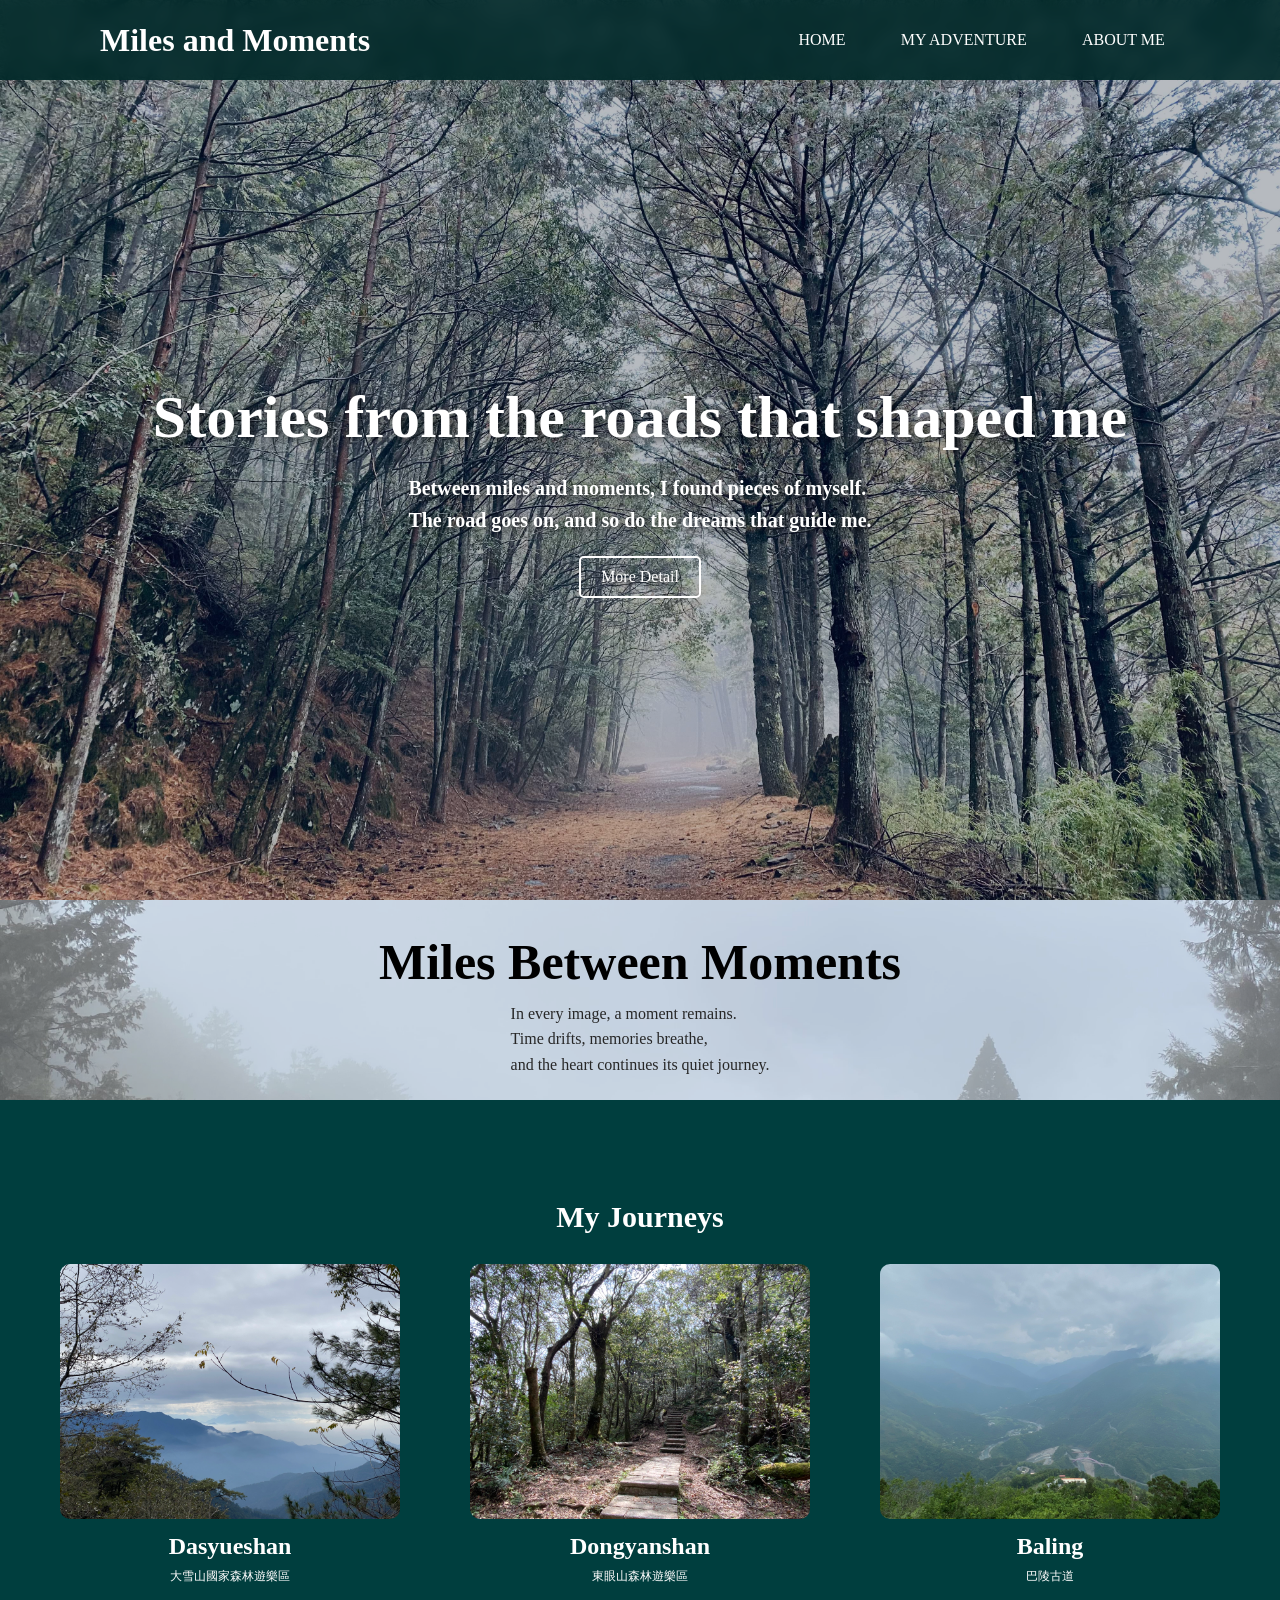
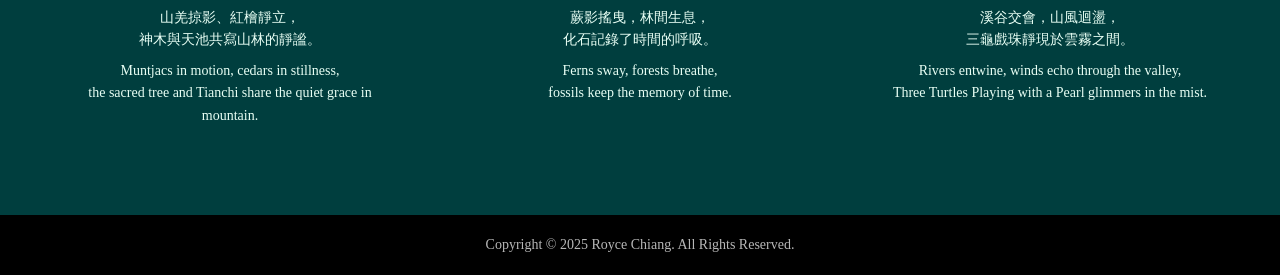
<file: index.html>
<!DOCTYPE html>
<html lang="en">
<head>
    <meta charset="UTF-8">
    <meta name="viewport" content="width=device-width, initial-scale=1.0">
    <title>Miles and Moments</title>
    <link rel="stylesheet" href="style.css">
</head>
<body>
    <header>
    <h1>Miles and Moments</h1>
    <nav>
    <ul>
        <li><a href=index.html>HOME</a></li>
        <li><a href=adventure.html>MY ADVENTURE</a></li>
        <li><a href=about_me.html>ABOUT ME</a></li>
    </ul>
    </nav>
    </header>
    <main>
        <section id="home" class="hero">
        <h2><strong>Stories from the roads that shaped me</strong></h2>
        <p><strong>
            Between miles and moments, I found pieces of myself.<br>
            The road goes on, and so do the dreams that guide me.
        </strong></p>
        <a href="#gallery" class="more-detail">More Detail</a>
        </section>

        <section class="intro">
            <h2><strong>Miles Between Moments</strong></h2>
            <p>In every image, a moment remains.<br>
            Time drifts, memories breathe,<br>
            and the heart continues its quiet journey.</p>
        </section>

        <section id="gallery" class="gallery">
        <h2>My Journeys</h2>
        <div class="gallery-container">
            <div>
                <img src="image\2025-01-Dasyueshan\IMG_0025.jpg" alt="Dasyueshan">
                <h3><strong>Dasyueshan <span class="gallery-subtitle">大雪山國家森林遊樂區</span></strong></h3>
                <p>山羌掠影、紅檜靜立，<br>神木與天池共寫山林的靜謐。</p>
                <p>Muntjacs in motion, cedars in stillness, <br>
                the sacred tree and Tianchi share the quiet grace in mountain.</p>
            </div>

            <div>
                <img src="image\2025-04-Dongyanshan\IMG_0519.jpg" alt="Dongyanshan">
                <h3><strong>Dongyanshan <span class="gallery-subtitle">東眼山森林遊樂區</span></strong></h3>
                <p>蕨影搖曳，林間生息，<br>化石記錄了時間的呼吸。</p>
                <p>Ferns sway, forests breathe,<br>
                fossils keep the memory of time.</p>
            </div>

            <div>
                <img src="image\2025-05-Baling\IMG_0766.jpg" alt="Baling">
                <h3><strong>Baling <span class="gallery-subtitle">巴陵古道</span></strong></h3>
                <p>溪谷交會，山風迴盪，<br>三龜戲珠靜現於雲霧之間。</p>
                <p>Rivers entwine, winds echo through the valley,<br>
                Three Turtles Playing with a Pearl glimmers in the mist.</p>
            </div>
        </div>
        </section>
    </main>
    <footer>
        <p>Copyright © 2025 Royce Chiang. All Rights Reserved.</p>
    </footer>
</body>
</html>
</file>
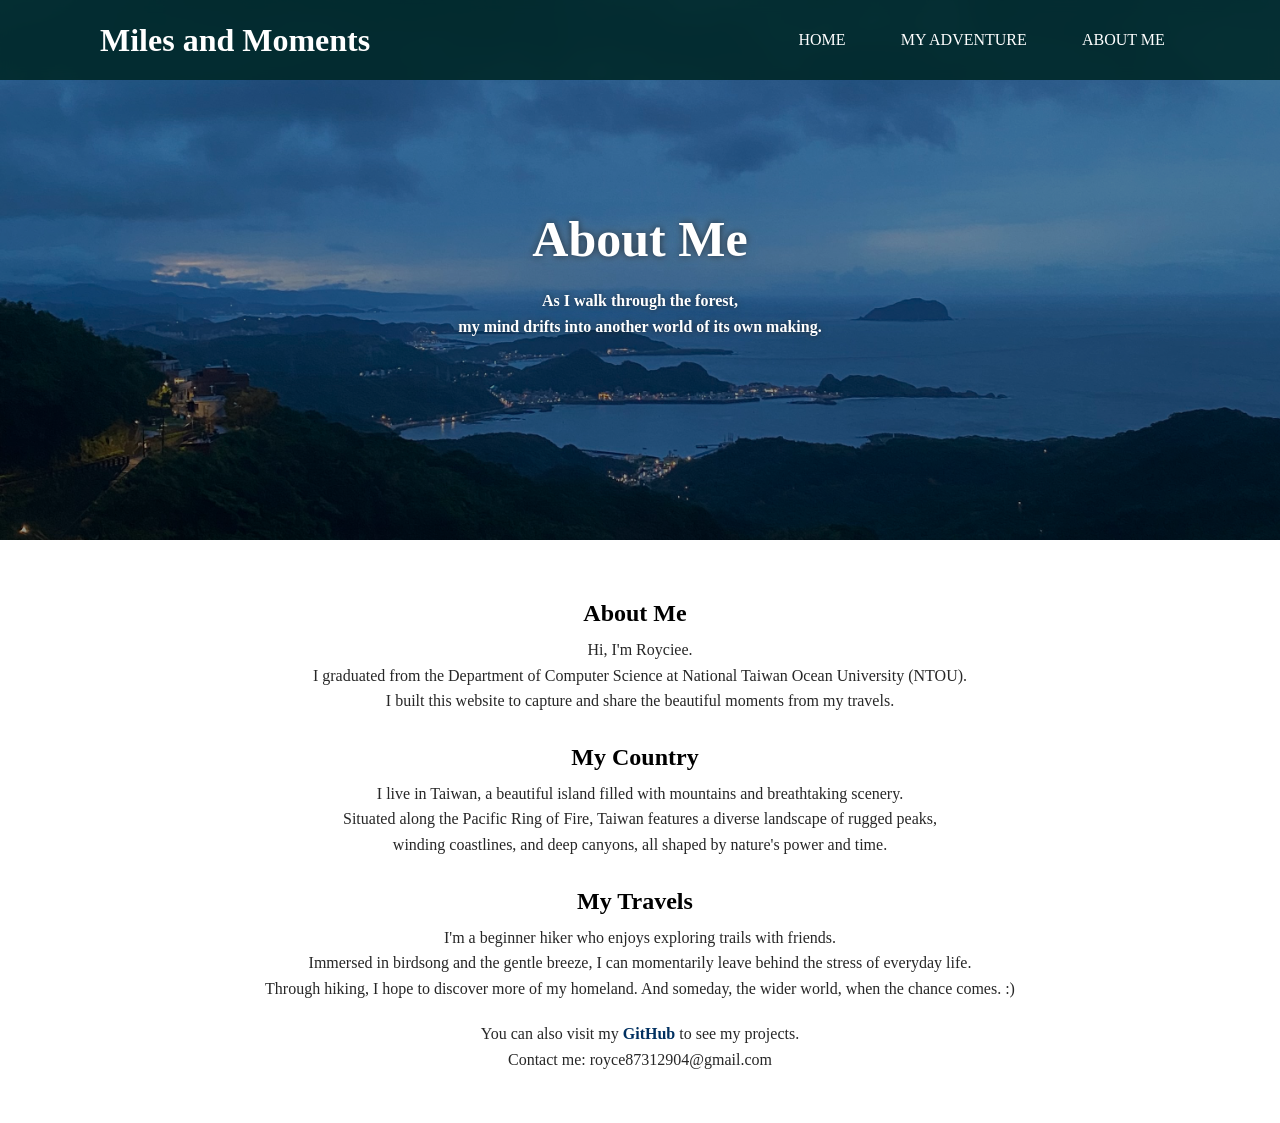
<file: about_me.html>
<!DOCTYPE html>
<html lang="en">
<head>
    <meta charset="UTF-8">
    <meta name="viewport" content="width=device-width, initial-scale=1.0">
    <title>Miles and Moments</title>
    <link rel="stylesheet" href="style.css">
</head>
<body>
    <header>
    <h1>Miles and Moments</h1>
    <nav>
    <ul>
        <li><a href=index.html>HOME</a></li>
        <li><a href=adventure.html>MY ADVENTURE</a></li>
        <li><a href=about_me.html>ABOUT ME</a></li>
    </ul>
    </nav>
    </header>
    <main>
        <section class="adventure-hero">
        <h2><strong>About Me</strong></h2>
        <p><strong>
        As I walk through the forest,<br>
        my mind drifts into another world of its own making.
        </strong></p>
        </section>

        <section class="about-me-intro">
        <h3>About Me</h3>
        <p>Hi, I'm Royciee.<br>
        I graduated from the Department of Computer Science at National Taiwan Ocean University (NTOU).<br>
        I built this website to capture and share the beautiful moments from my travels.</p>

        <h3>My Country</h3>
        <p>I live in Taiwan, a beautiful island filled with mountains and breathtaking scenery.<br>
        Situated along the Pacific Ring of Fire, Taiwan features a diverse landscape of rugged peaks,<br>
        winding coastlines, and deep canyons, all shaped by nature's power and time.</p>

        <h3>My Travels</h3>
        <p>I'm a beginner hiker who enjoys exploring trails with friends.<br>
        Immersed in birdsong and the gentle breeze, I can momentarily leave behind the stress of everyday life.<br>
        Through hiking, I hope to discover more of my homeland. And someday, the wider world, when the chance comes. :)</p>

        <p class="github-link">
        You can also visit my <a href="https://github.com/k8731" target="_blank">GitHub</a> to see my projects.<br>
        Contact me: royce87312904@gmail.com
        </p>
        </section>
    </main>
</body>
</html>
</file>
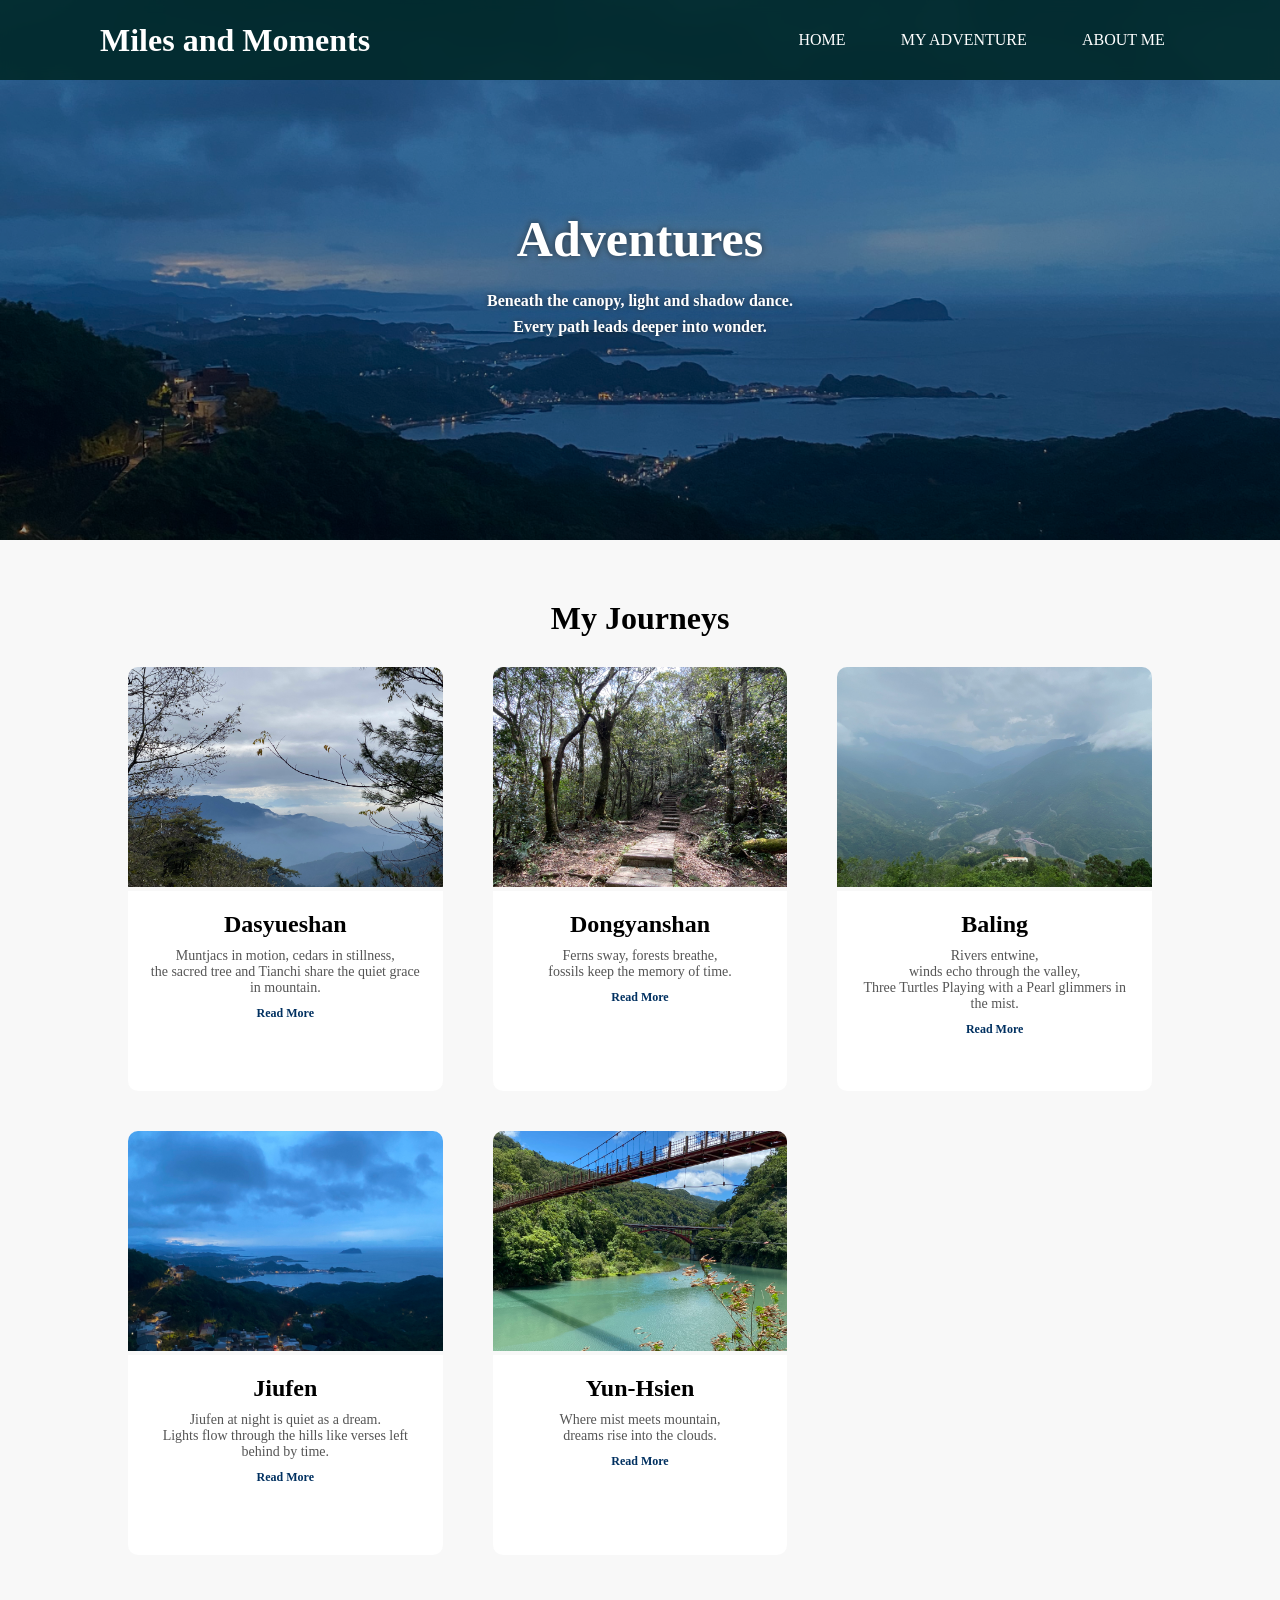
<file: adventure.html>
<!DOCTYPE html>
<html lang="en">
<head>
    <meta charset="UTF-8">
    <meta name="viewport" content="width=device-width, initial-scale=1.0">
    <title>Miles and Moments</title>
    <link rel="stylesheet" href="style.css">
</head>
<body>
    <header>
    <h1>Miles and Moments</h1>
    <nav>
    <ul>
        <li><a href=index.html>HOME</a></li>
        <li><a href=adventure.html>MY ADVENTURE</a></li>
        <li><a href=about_me.html>ABOUT ME</a></li>
    </ul>
    </nav>
    </header>
    <main>
        <section class="adventure-hero", id="adventure-hero">
        <div class="bg-layer" id="bg1"></div>
        <div class="bg-layer" id="bg2"></div>
        <h2><strong>Adventures</strong></h2>
        <p><strong>
        Beneath the canopy, light and shadow dance.<br>
        Every path leads deeper into wonder.
        </strong></p>
        </section>

        <script>
        const hero = document.getElementById("adventure-hero");
        const images = [
        "image/2025-07-Jiufen-Wulai/IMG_1276.jpg",
        "image/2025-07-Jiufen-Wulai/IMG_1334.jpg",
        "image/2025-07-Jiufen-Wulai/IMG_1338.jpg",
        "image/NTOU/IMG_1942.jpg",
        "image/NTOU/IMG_8202.jpg",
        "image/2025-01-Dasyueshan/IMG_9898.jpg",
        "image/2025-01-Dasyueshan/IMG_9907.jpg",
        "image/2025-01-Dasyueshan/IMG_9917.jpg"
        ];

        const bg1 = document.getElementById("bg1");
        const bg2 = document.getElementById("bg2");

        let index = 0;
        let showingBg1 = true;

        bg1.style.backgroundImage = `url(${images[index]})`;

        setInterval(() => {
        index = (index + 1) % images.length;
        const nextImage = `url(${images[index]})`;

        if (showingBg1) {
            bg2.style.backgroundImage = nextImage;
            bg2.style.opacity = 1;
            bg1.style.opacity = 0;
        } else {
            bg1.style.backgroundImage = nextImage;
            bg1.style.opacity = 1;
            bg2.style.opacity = 0;
        }

        showingBg1 = !showingBg1;
        }, 4000);
        </script>

        <section class="adventure-gallery">
        <h2>My Journeys</h2>
        <div class="trip-grid">
            <!-- 1-1 -->
            <div class="trip-card">
                <img src="image/2025-01-Dasyueshan/IMG_0025.jpg" alt="Dasyueshan">
                <div class="trip-info">
                    <h3>Dasyueshan</h3>
                    <p>Muntjacs in motion, cedars in stillness, <br>
                    the sacred tree and Tianchi share the quiet grace in mountain.</p>
                    <a href="dasyueshan.html" class="read-more"><strong>Read More</strong></a>
                </div>
            </div>
            <!-- 1-2 -->
            <div class="trip-card">
                <img src="image\2025-04-Dongyanshan\IMG_0519.jpg" alt="Dongyanshan">
                <div class="trip-info">
                    <h3>Dongyanshan</h3>
                    <p>Ferns sway, forests breathe,<br>
                    fossils keep the memory of time.</p>
                    <a href="dongyanshan.html" class="read-more"><strong>Read More</strong></a>
                </div>
            </div>
            <!-- 1-3 -->
            <div class="trip-card">
                <img src="image\2025-05-Baling\IMG_0766.jpg" alt="Baling">
                <div class="trip-info">
                    <h3>Baling</h3>
                    <p>Rivers entwine, <br>winds echo through the valley,<br>
                    Three Turtles Playing with a Pearl glimmers in the mist.</p>
                    <a href="baling.html" class="read-more"><strong>Read More</strong></a>
                </div>
            </div>
            <!-- 2-1 -->
            <div class="trip-card">
                <img src="image/2025-07-Jiufen-Wulai/IMG_1276.jpg" alt="Jiufen">
                <div class="trip-info">
                    <h3>Jiufen</h3>
                    <p>Jiufen at night is quiet as a dream.<br>
                    Lights flow through the hills like verses left behind by time.</p>
                    <a href="jiufen.html" class="read-more"><strong>Read More</strong></a>
                </div>
            </div>
            <!-- 2-2 -->
            <div class="trip-card">
                <img src="image/2025-07-Jiufen-Wulai/IMG_1316.jpg" alt="Yun-Hsien">
                <div class="trip-info">
                    <h3>Yun-Hsien</h3>
                    <p>Where mist meets mountain,<br>
                    dreams rise into the clouds.</p>
                    <a href="yun-hsien.html" class="read-more"><strong>Read More</strong></a>
                </div>
            </div>

        </div>
        </section>

    </main>
</body>
</html>
</file>
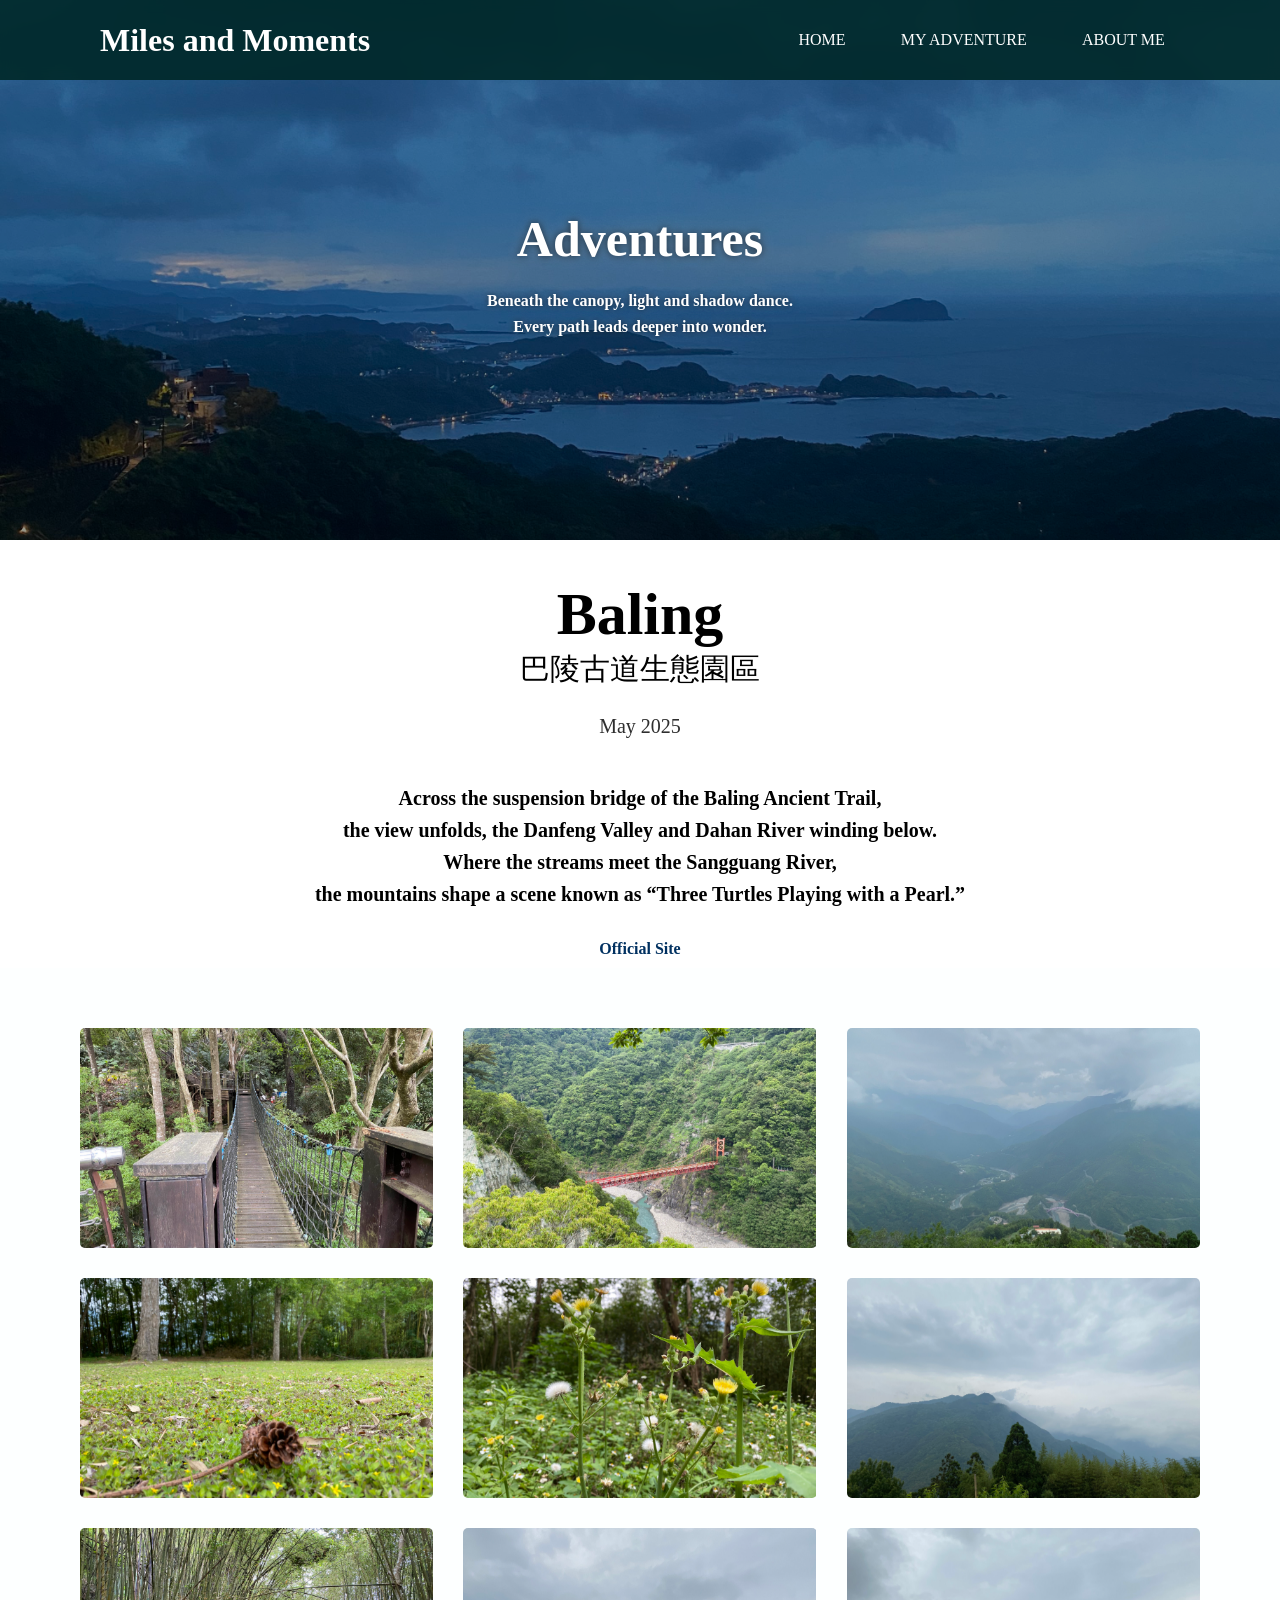
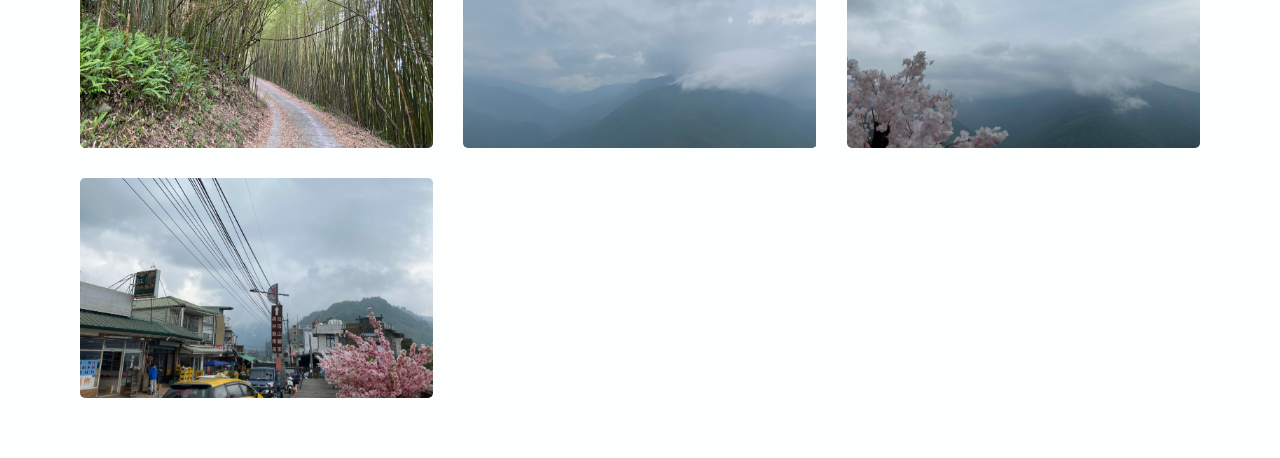
<file: baling.html>
<!DOCTYPE html>
<html lang="en">
<head>
    <meta charset="UTF-8">
    <meta name="viewport" content="width=device-width, initial-scale=1.0">
    <title>Miles and Moments</title>
    <link rel="stylesheet" href="style.css">
</head>
<body>
    <header>
    <h1>Miles and Moments</h1>
    <nav>
    <ul>
        <li><a href=index.html>HOME</a></li>
        <li><a href=adventure.html>MY ADVENTURE</a></li>
        <li><a href=about_me.html>ABOUT ME</a></li>
    </ul>
    </nav>
    </header>
    <main>
        <section class="adventure-hero">
        <h2><strong>Adventures</strong></h2>
        <p><strong>
        Beneath the canopy, light and shadow dance.<br>
        Every path leads deeper into wonder.
        </strong></p>
        </section>

        <section class="trip-intro">
        <h2><strong>Baling <span class="subtitle">巴陵古道生態園區</span></strong></h2>
        <p class="trip-date">May 2025</p>
        <p><strong>
        Across the suspension bridge of the Baling Ancient Trail,<br>
        the view unfolds, the Danfeng Valley and Dahan River winding below.<br>
        Where the streams meet the Sangguang River,<br>
        the mountains shape a scene known as “Three Turtles Playing with a Pearl.”
        </strong></p>
        <a href="https://travel.tycg.gov.tw/zh-tw/travel/attraction/605" class="official-site"><strong>Official Site</strong></a>
        </section>

        <section class="photo-gallery">
            <div class="photo-card">
            <img src="image/2025-05-Baling/IMG_0734.jpg" alt="繩橋">
            <div class="photo-overlay">
                <h3>繩橋</span></h3>
            </div>
            </div>
            <div class="photo-card">
            <img src="image/2025-05-Baling/IMG_0738.jpg" alt="巴陵橋">
            <div class="photo-overlay"><h3>巴陵橋</span></h3></div>
            </div>
            <div class="photo-card">
            <img src="image/2025-05-Baling/IMG_0766.jpg" alt="三龜戲水">
            <div class="photo-overlay"><h3>三龜戲水</span></h3></div>
            </div>
            <div class="photo-card">
            <img src="image/2025-05-Baling/IMG_0741.jpg">
            </div>
            <div class="photo-card">
            <img src="image/2025-05-Baling/IMG_0750.jpg">
            </div>
            <div class="photo-card">
            <img src="image/2025-05-Baling/IMG_0755.jpg">
            </div>
            <div class="photo-card">
            <img src="image/2025-05-Baling/IMG_0761.jpg">
            </div>
            <div class="photo-card">
            <img src="image/2025-05-Baling/IMG_0767.jpg">
            </div>
            <div class="photo-card">
            <img src="image/2025-05-Baling/IMG_0770.jpg">
            </div>
            <div class="photo-card">
            <img src="image/2025-05-Baling/IMG_0774.jpg">
            </div>
        </section>
    </main>
</body>
</html>
</file>
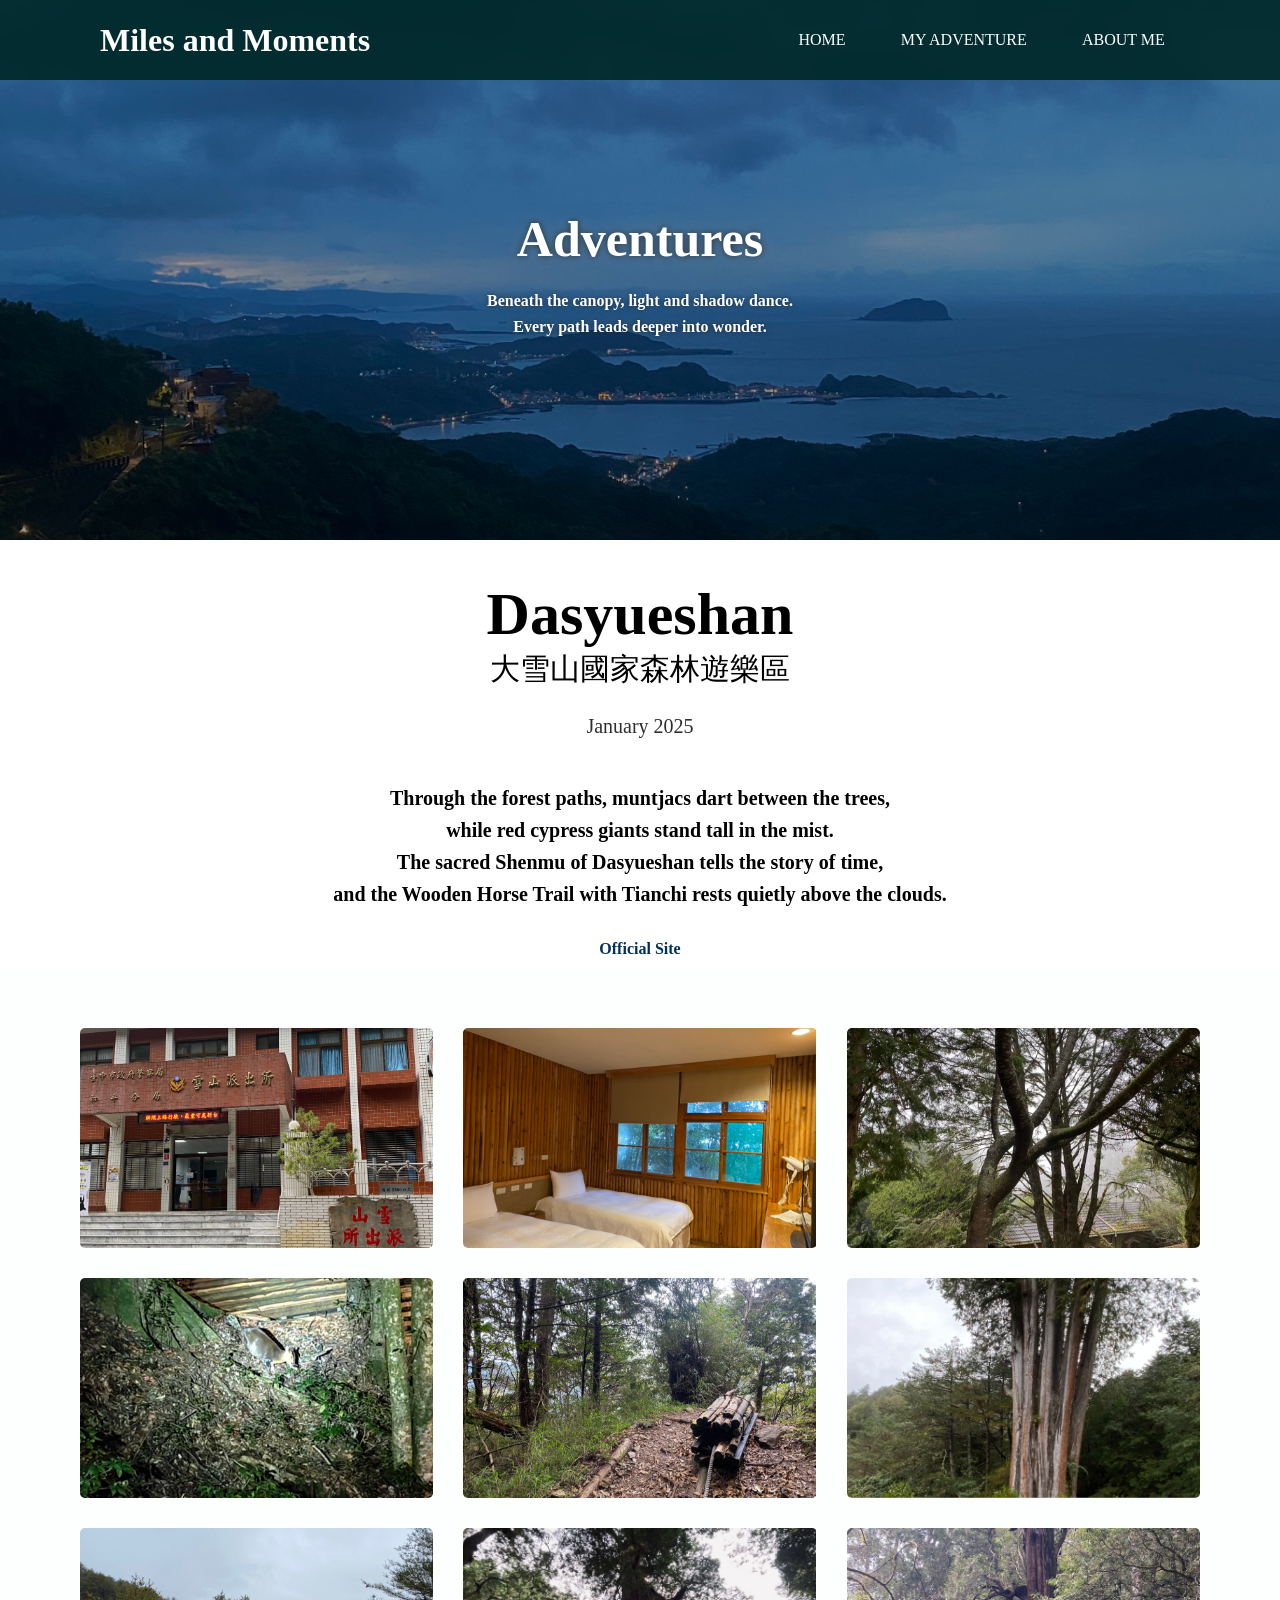
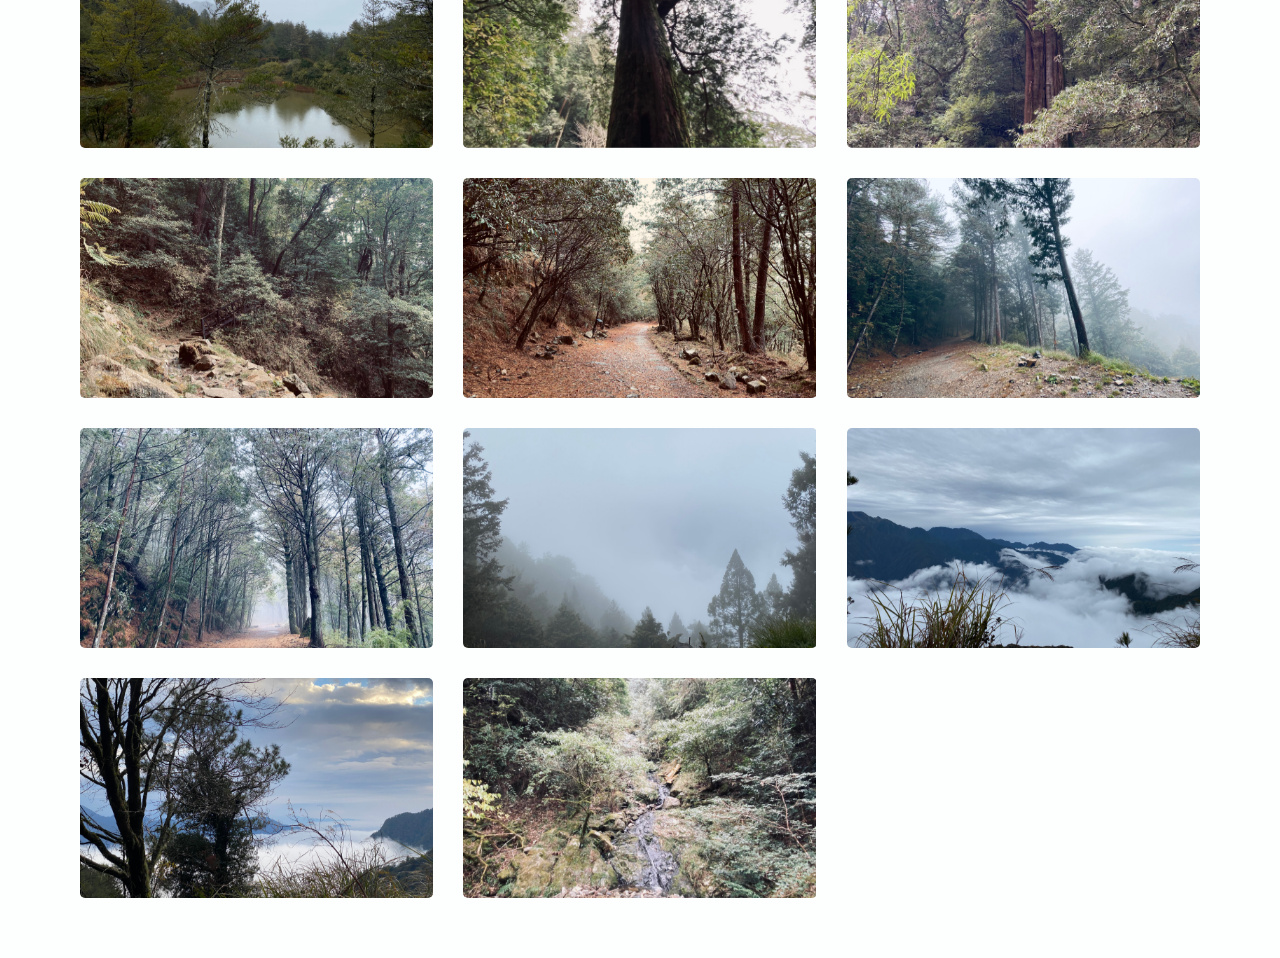
<file: dasyueshan.html>
<!DOCTYPE html>
<html lang="en">
<head>
    <meta charset="UTF-8">
    <meta name="viewport" content="width=device-width, initial-scale=1.0">
    <title>Miles and Moments</title>
    <link rel="stylesheet" href="style.css">
</head>
<body>
    <header>
    <h1>Miles and Moments</h1>
    <nav>
    <ul>
        <li><a href=index.html>HOME</a></li>
        <li><a href=adventure.html>MY ADVENTURE</a></li>
        <li><a href=about_me.html>ABOUT ME</a></li>
    </ul>
    </nav>
    </header>
    <main>
        <section class="adventure-hero">
        <h2><strong>Adventures</strong></h2>
        <p><strong>
        Beneath the canopy, light and shadow dance.<br>
        Every path leads deeper into wonder.
        </strong></p>
        </section>

        <section class="trip-intro">
        <h2><strong>Dasyueshan <span class="subtitle">大雪山國家森林遊樂區</span></strong></h2>
        <p class="trip-date">January 2025</p>
        <p><strong>
        Through the forest paths, muntjacs dart between the trees,<br>
        while red cypress giants stand tall in the mist.<br>
        The sacred Shenmu of Dasyueshan tells the story of time,<br>
        and the Wooden Horse Trail with Tianchi rests quietly above the clouds.
        </strong></p>
        <a href="https://recreation.forest.gov.tw/Forest/RA?typ_id=0300003" class="official-site"><strong>Official Site</strong></a>
        </section>

        <section class="photo-gallery">
            <div class="photo-card">
            <img src="image/2025-01-Dasyueshan/IMG_0009.jpg" alt="雪山派出所">
            <div class="photo-overlay">
                <h3>雪山派出所</span></h3>
            </div>
            </div>
            <div class="photo-card">
            <img src="image/2025-01-Dasyueshan/IMG_0008.jpg" alt="小木屋">
                <div class="photo-overlay">
                    <h3>小木屋</h3>
                </div>
            </div>
            <div class="photo-card">
            <img src="image/2025-01-Dasyueshan/IMG_0038.jpg" alt="小木屋">
                <div class="photo-overlay">
                    <h3>小木屋</h3>
                </div>
            </div>
            <div class="photo-card">
            <img src="image/2025-01-Dasyueshan/IMG_0013.jpg" alt="山羌">
                <div class="photo-overlay">
                    <h3>山羌</h3>
                </div>
            </div>
            <div class="photo-card">
            <img src="image/2025-01-Dasyueshan/IMG_0016.jpg" alt="木馬道">
                <div class="photo-overlay">
                    <h3>木馬道</h3>
                </div>
            </div>
            <div class="photo-card">
            <img src="image/2025-01-Dasyueshan/IMG_9902.jpg" alt="雪山神木">
                <div class="photo-overlay">
                    <h3>雪山神木</h3>
                </div>
            </div>
            <div class="photo-card">
            <img src="image/2025-01-Dasyueshan/IMG_9898.jpg" alt="天池">
                <div class="photo-overlay">
                    <h3>天池</h3>
                </div>
            </div>
            <div class="photo-card">
            <img src="image/2025-01-Dasyueshan/IMG_0032.jpg" alt="森林浴步道小神木">
                <div class="photo-overlay">
                    <h3>森林浴步道小神木</h3>
                </div>
            </div>
            <div class="photo-card">
            <img src="image/2025-01-Dasyueshan/IMG_0033.jpg" alt="森林浴步道小神木">
                <div class="photo-overlay">
                    <h3>森林浴步道小神木</h3>
                </div>
            </div>
            <div class="photo-card">
            <img src="image/2025-01-Dasyueshan/IMG_0034.jpg" alt="森林浴步道">
                <div class="photo-overlay">
                    <h3>森林浴步道</h3>
                </div>
            </div>
            <div class="photo-card">
            <img src="image/2025-01-Dasyueshan/IMG_9904.jpg" alt="林道">
                <div class="photo-overlay">
                    <h3>林道</h3>
                </div>
            </div>
            <div class="photo-card">
            <img src="image/2025-01-Dasyueshan/IMG_9912.jpg" alt="林道">
                <div class="photo-overlay">
                    <h3>林道</h3>
                </div>
            </div>
            <div class="photo-card">
            <img src="image/2025-01-Dasyueshan/IMG_9913.jpg" alt="林道">
                <div class="photo-overlay">
                    <h3>林道</h3>
                </div>
            </div>
            <div class="photo-card">
            <img src="image/2025-01-Dasyueshan/IMG_9911.jpg" alt="北三錐山">
                <div class="photo-overlay">
                    <h3>北三錐山</h3>
                </div>
            </div>
            <div class="photo-card">
            <img src="image/2025-01-Dasyueshan/IMG_9914.jpg" alt="北三錐山">
                <div class="photo-overlay">
                    <h3>北三錐山</h3>
                </div>
            </div>
            <div class="photo-card">
            <img src="image/2025-01-Dasyueshan/IMG_9917.jpg" alt="北三錐山">
                <div class="photo-overlay">
                    <h3>北三錐山</h3>
                </div>
            </div>
            <div class="photo-card">
            <img src="image/2025-01-Dasyueshan/IMG_0027.jpg">
            </div>
        </div>
        </section>



    </main>
</body>
</html>
</file>
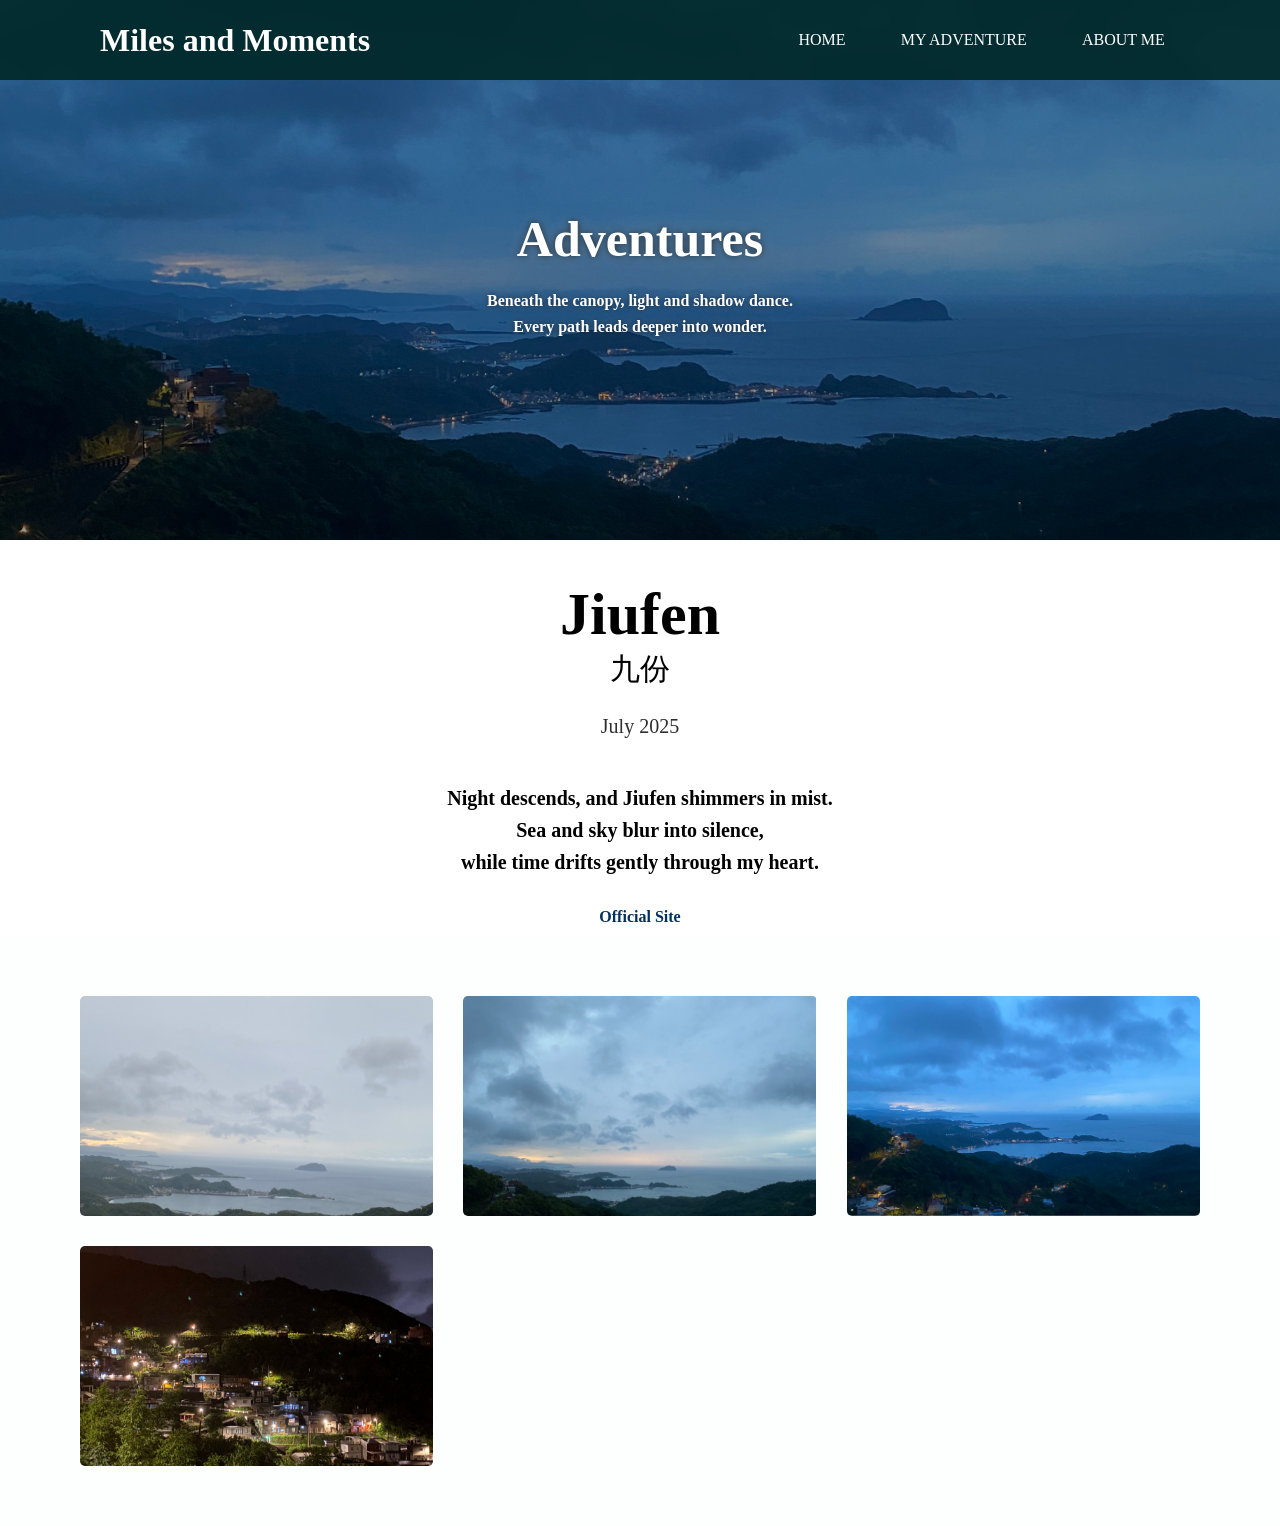
<file: jiufen.html>
<!DOCTYPE html>
<html lang="en">
<head>
    <meta charset="UTF-8">
    <meta name="viewport" content="width=device-width, initial-scale=1.0">
    <title>Miles and Moments</title>
    <link rel="stylesheet" href="style.css">
</head>
<body>
    <header>
    <h1>Miles and Moments</h1>
    <nav>
    <ul>
        <li><a href=index.html>HOME</a></li>
        <li><a href=adventure.html>MY ADVENTURE</a></li>
        <li><a href=about_me.html>ABOUT ME</a></li>
    </ul>
    </nav>
    </header>
    <main>
        <section class="adventure-hero">
        <h2><strong>Adventures</strong></h2>
        <p><strong>
        Beneath the canopy, light and shadow dance.<br>
        Every path leads deeper into wonder.
        </strong></p>
        </section>

        <section class="trip-intro">
        <h2><strong>Jiufen <span class="subtitle">九份</span></strong></h2>
        <p class="trip-date">July 2025</p>
        <p><strong>
        Night descends, and Jiufen shimmers in mist.<br>
        Sea and sky blur into silence,<br>
        while time drifts gently through my heart.
        </strong></p>
        <a href="https://www.taiwan.net.tw/m1.aspx?sNo=0001091&id=290" class="official-site"><strong>Official Site</strong></a>
        </section>

        <section class="photo-gallery">
            <div class="photo-card">
            <img src="image/2025-07-Jiufen-Wulai/IMG_1274.jpg">
            </div>
            <div class="photo-card">
            <img src="image/2025-07-Jiufen-Wulai/IMG_1275.jpg">
            </div>
            <div class="photo-card">
            <img src="image/2025-07-Jiufen-Wulai/IMG_1276.jpg">
            </div>
            <div class="photo-card">
            <img src="image/2025-07-Jiufen-Wulai/IMG_1277.jpg">
            </div>
        </section>
    </main>
</body>
</html>
</file>
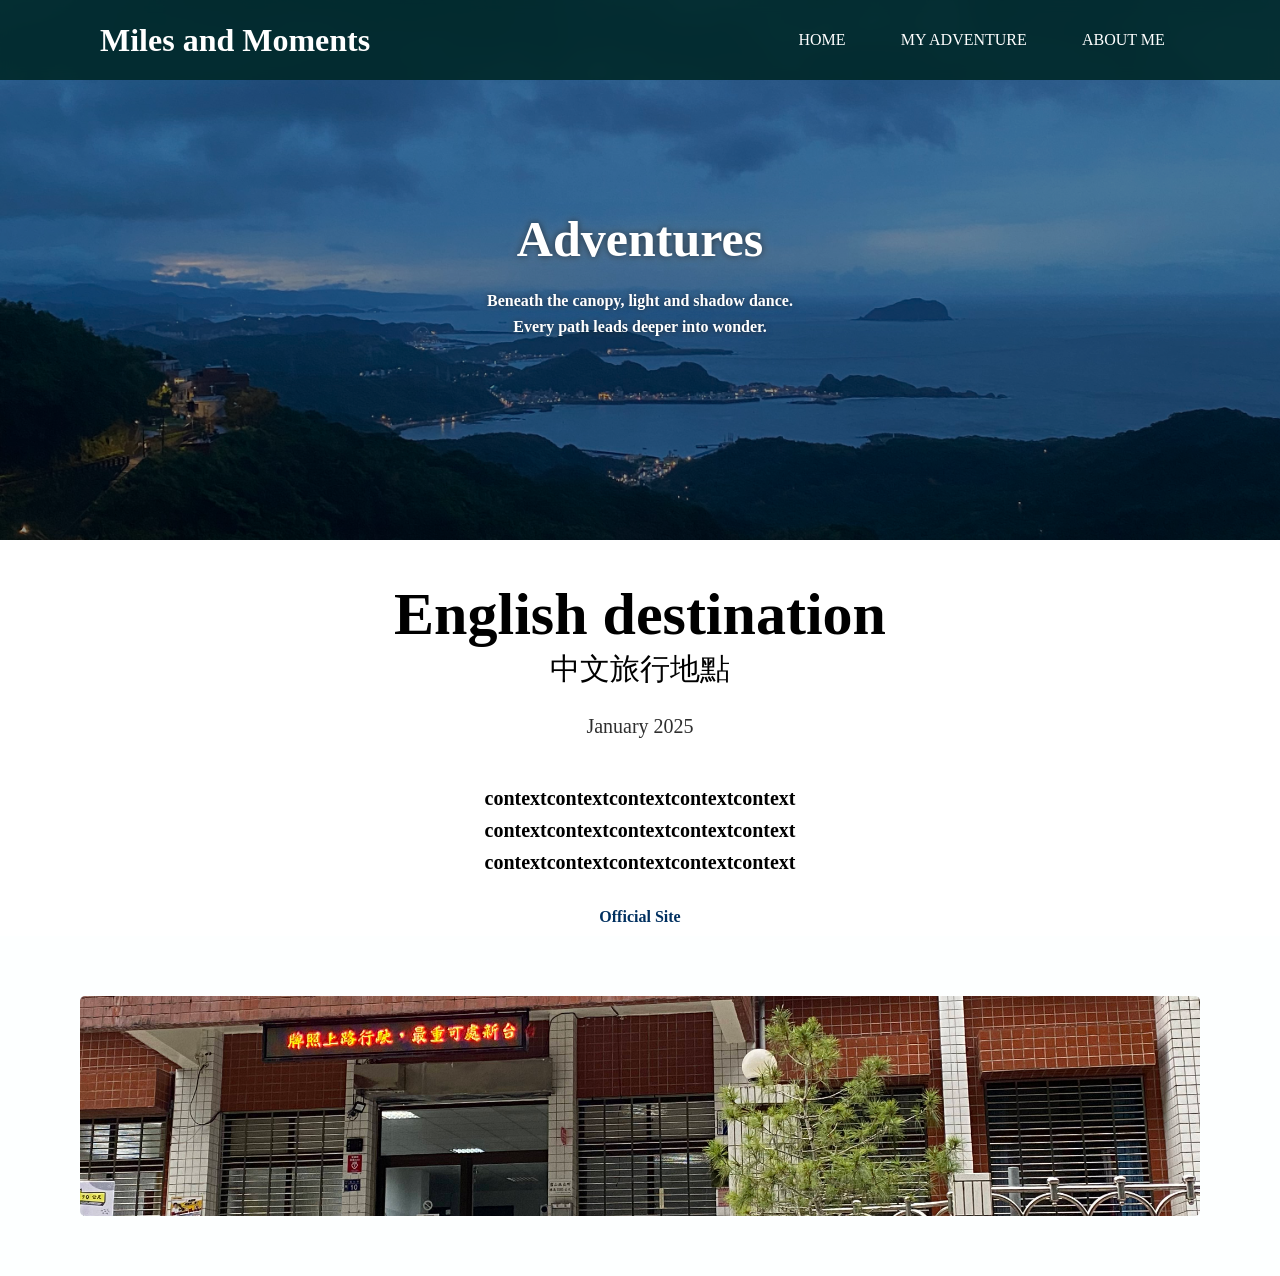
<file: trip_example.html>
<!DOCTYPE html>
<html lang="en">
<head>
    <meta charset="UTF-8">
    <meta name="viewport" content="width=device-width, initial-scale=1.0">
    <title>Miles and Moments</title>
    <link rel="stylesheet" href="style.css">
</head>
<body>
    <header>
    <h1>Miles and Moments</h1>
    <nav>
    <ul>
        <li><a href=index.html>HOME</a></li>
        <li><a href=adventure.html>MY ADVENTURE</a></li>
        <li><a href=about_me.html>ABOUT ME</a></li>
    </ul>
    </nav>
    </header>
    <main>
        <section class="adventure-hero">
        <h2><strong>Adventures</strong></h2>
        <p><strong>
        Beneath the canopy, light and shadow dance.<br>
        Every path leads deeper into wonder.
        </strong></p>
        </section>

        <section class="trip-intro">
        <h2><strong>English destination <span class="subtitle">中文旅行地點</span></strong></h2>
        <p class="trip-date">January 2025</p>
        <p><strong>
        contextcontextcontextcontextcontext<br>
        contextcontextcontextcontextcontext<br>
        contextcontextcontextcontextcontext
        </strong></p>
        <a href="https://recreation.forest.gov.tw/Forest/RA?typ_id=0300003" class="official-site"><strong>Official Site</strong></a>
        </section>

        <section class="photo-gallery">
            <div class="photo-card">
            <img src="image/2025-01-Dasyueshan/IMG_0009.jpg" alt="景點">
            <div class="photo-overlay"><h3>景點</span></h3></div>
            </div>
        </section>
    </main>
</body>
</html>
</file>
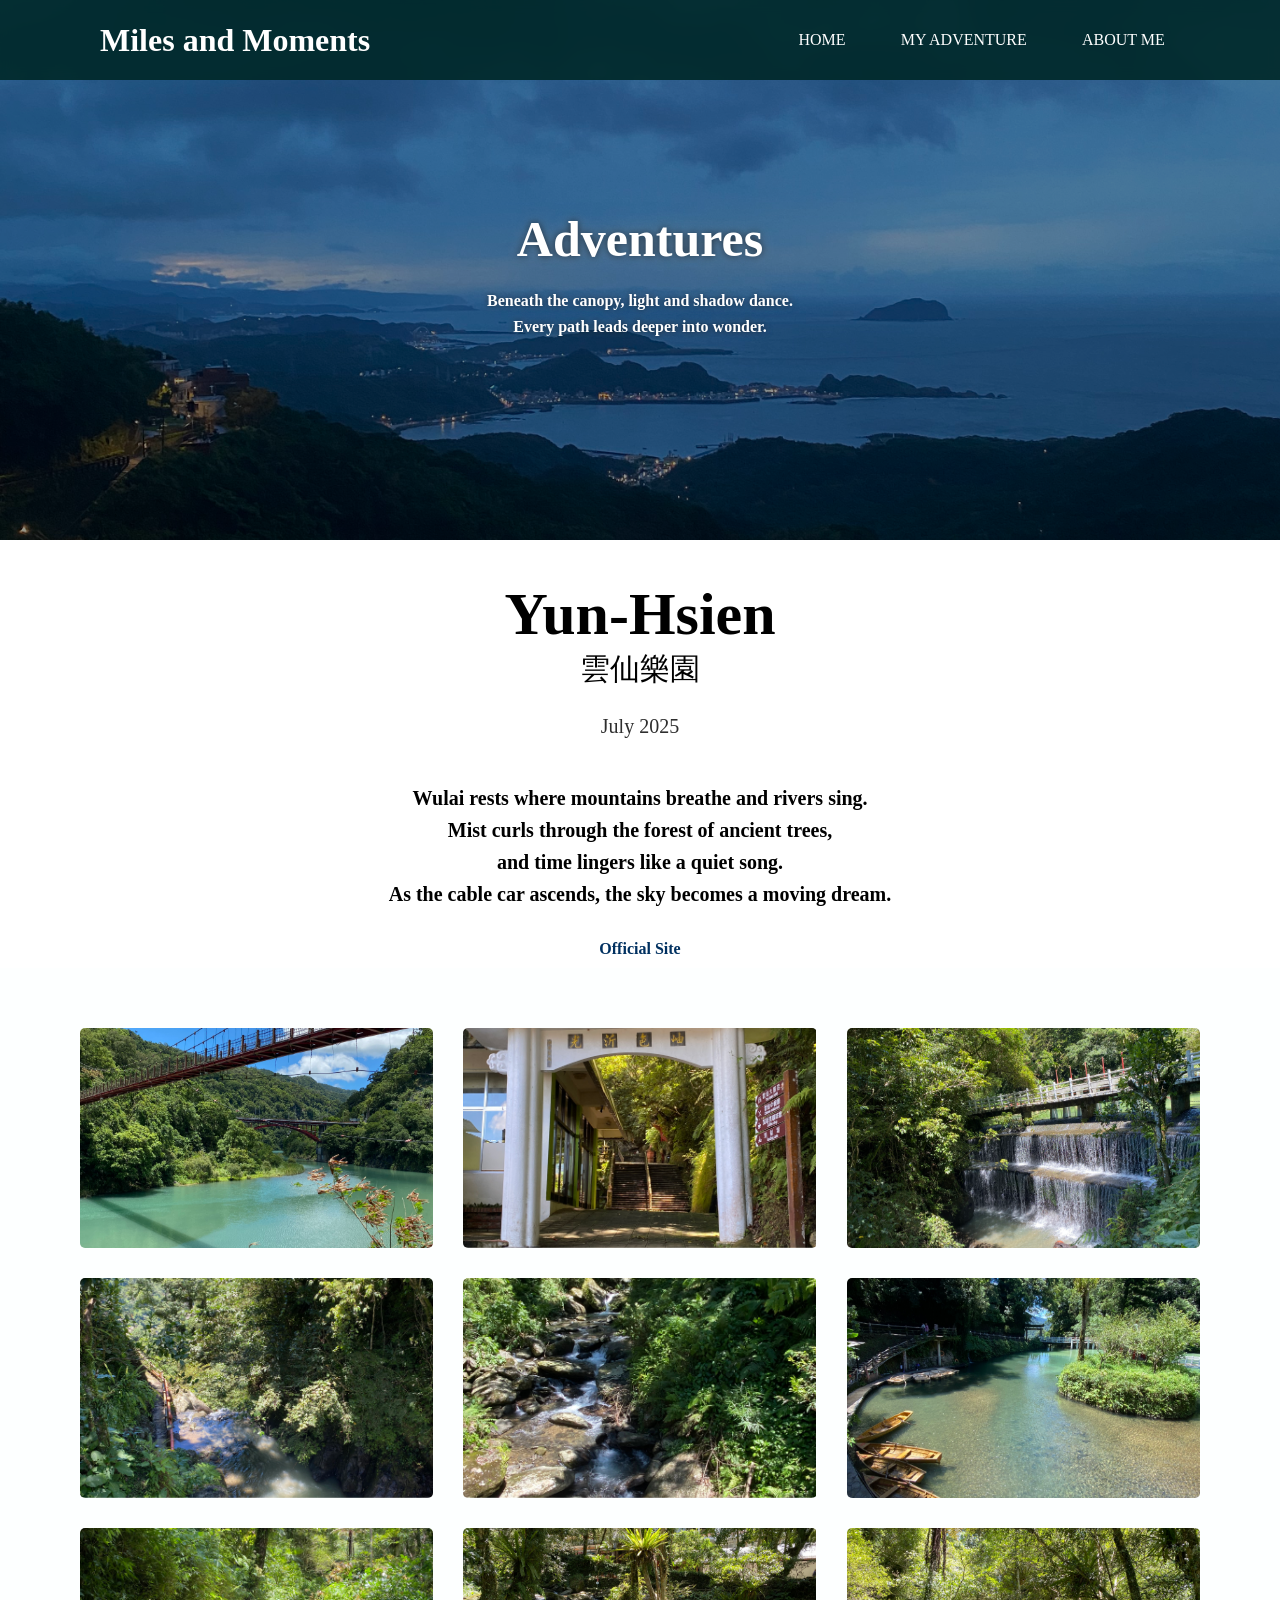
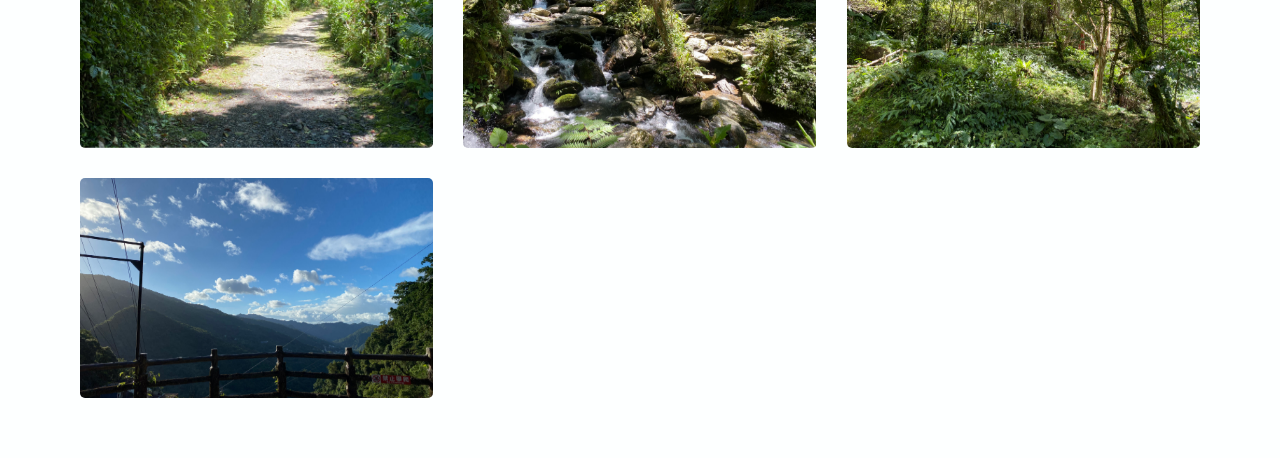
<file: yun-hsien.html>
<!DOCTYPE html>
<html lang="en">
<head>
    <meta charset="UTF-8">
    <meta name="viewport" content="width=device-width, initial-scale=1.0">
    <title>Miles and Moments</title>
    <link rel="stylesheet" href="style.css">
</head>
<body>
    <header>
    <h1>Miles and Moments</h1>
    <nav>
    <ul>
        <li><a href=index.html>HOME</a></li>
        <li><a href=adventure.html>MY ADVENTURE</a></li>
        <li><a href=about_me.html>ABOUT ME</a></li>
    </ul>
    </nav>
    </header>
    <main>
        <section class="adventure-hero">
        <h2><strong>Adventures</strong></h2>
        <p><strong>
        Beneath the canopy, light and shadow dance.<br>
        Every path leads deeper into wonder.
        </strong></p>
        </section>

        <section class="trip-intro">
        <h2><strong>Yun-Hsien <span class="subtitle">雲仙樂園</span></strong></h2>
        <p class="trip-date">July 2025</p>
        <p><strong>
        Wulai rests where mountains breathe and rivers sing.<br>
        Mist curls through the forest of ancient trees,<br>
        and time lingers like a quiet song.<br>
        As the cable car ascends, the sky becomes a moving dream.
        </strong></p>
        <a href="https://www.yun-hsien.com.tw/" class="official-site"><strong>Official Site</strong></a>
        </section>

        <section class="photo-gallery">
            <div class="photo-card">
            <img src="image/2025-07-Jiufen-Wulai/IMG_1316.jpg" alt="烏來吊橋">
            <div class="photo-overlay"><h3>烏來吊橋</span></h3></div>
            </div>
            <div class="photo-card">
            <img src="image/2025-07-Jiufen-Wulai/IMG_1324.jpg" alt="雲仙">
            <div class="photo-overlay"><h3>雲仙</span></h3></div>
            </div>
            <div class="photo-card">
            <img src="image/2025-07-Jiufen-Wulai/IMG_1325.jpg" alt="雲仙">
            <div class="photo-overlay"><h3>雲仙</span></h3></div>
            </div>
            <div class="photo-card">
            <img src="image/2025-07-Jiufen-Wulai/IMG_1327.jpg" alt="雲仙">
            <div class="photo-overlay"><h3>雲仙</span></h3></div>
            </div>
            <div class="photo-card">
            <img src="image/2025-07-Jiufen-Wulai/IMG_1330.jpg" alt="雲仙">
            <div class="photo-overlay"><h3>雲仙</span></h3></div>
            </div>
            <div class="photo-card">
            <img src="image/2025-07-Jiufen-Wulai/IMG_1331.jpg" alt="雲仙">
            <div class="photo-overlay"><h3>雲仙</span></h3></div>
            </div>
            <div class="photo-card">
            <img src="image/2025-07-Jiufen-Wulai/IMG_1332.jpg" alt="雲仙">
            <div class="photo-overlay"><h3>雲仙</span></h3></div>
            </div>
            <div class="photo-card">
            <img src="image/2025-07-Jiufen-Wulai/IMG_1334.jpg" alt="雲仙">
            <div class="photo-overlay"><h3>雲仙</span></h3></div>
            </div>
            <div class="photo-card">
            <img src="image/2025-07-Jiufen-Wulai/IMG_1336.jpg" alt="雲仙">
            <div class="photo-overlay"><h3>雲仙</span></h3></div>
            </div>
            <div class="photo-card">
            <img src="image/2025-07-Jiufen-Wulai/IMG_1338.jpg" alt="雲仙">
            <div class="photo-overlay"><h3>雲仙</span></h3></div>
            </div>
        </section>
    </main>
</body>
</html>
</file>
<file: style.css>
*{
    font-family: "Playfair Display", "Noto Serif TC", serif;
    padding: 0;
    margin: 0;
}
header{
    background-color: rgba(0, 40, 40, 0.9);
    height: 80px;
    width: 100%;
    position: fixed;
    top: 0;
    z-index: 1000;
    backdrop-filter: blur(6px);
}
header a{
    color: white;
    text-decoration: none;
}
header a:hover{
    text-decoration: underline;
}
header li{
    display: inline;
    margin-right: 4vw;
}
header ul{
    position: absolute;
    right: 5vw;
    top: 0;
    line-height: 80px;
}
h1{
    color: white;
    position: absolute;
    left: 100px;
    top: 0;
    line-height: 80px;
}
.hero{
    position: relative;
    color: white;
    height: 100vh;
    background-image: url("image/2025-01-Dasyueshan/IMG_9913.jpg");
    background-repeat: no-repeat;
    background-size: cover;
    background-position: center;
    display: flex;
    flex-direction: column;
    align-items: center;
    justify-content: center;
    margin-top: 0;
    animation: zoomHero 10s ease-in-out infinite alternate;
}


.hero::before {
    content: "";
    position: absolute;
    top: 0;
    left: 0;
    width: 100%;
    height: 100%;
    background: rgba(0, 0, 0, 0.25);
    animation: lightPulse 4s ease-in-out infinite alternate;
    z-index: 1;
}

.hero h2, .hero p, .hero a {
    opacity: 0;
    transform: translateY(30px);
    animation: fadeInUp 1.2s ease-out forwards;
    z-index: 2;
    text-shadow: 2px 2px 8px rgba(0,0,0,0.7);
}

.hero h2{
    font-size: 60px;
    margin-top: 80px;
    position: relative;
    animation-delay: 0.2s;
}

.hero p{
    font-size: 20px;
    margin: 20px 0;
    line-height: 1.6em;
    position: relative;
    animation-delay: 0.7s;
}
.hero a{
    color: white;
    text-decoration: none;
    border: 2px solid;
    padding: 10px 20px;
    border-radius: 5px;
    position: relative;
    animation-delay: 1.1s;
}

.intro{
    position: relative;
    background-image: url("image/2025-01-Dasyueshan/IMG_9911.jpg");
    background-repeat: no-repeat;
    background-size: cover;
    background-position: center;

    height: 200px;
    display: flex;
    flex-direction: column;
    align-items: center;
    justify-content: center;
}
.intro::before {
    content: "";
    position: absolute;
    top: 0;
    left: 0;
    width: 100%;
    height: 100%;
    background: rgba(255, 255, 255, 0.25);
    z-index: 1;
}
.intro h2{
    color: black;
    font-size: 50px;
    margin-top: 20px;
    position: relative;
    z-index: 2;
}
.intro p{
    color: #272727;
    font-size: 16px;
    margin: 10px 0;
    line-height: 1.6em;
    position: relative;
    z-index: 2;
}


.gallery{
    background-color: #003E3E;
    padding: 100px 60px 80px 60px;
    text-align: center;
}
.gallery h2{
    color: white;
    font-size: 30px;
    margin-bottom: 30px;
}
.gallery-container {
    display: flex;
    justify-content: space-between;
    flex-wrap: wrap;
    align-items: flex-start;
}
.gallery-container div{
    display: flex;
    flex-direction: column;
    align-items: center;
    justify-content: center;
    width: 340px;
}
.gallery-container img{
    width: 100%;
    border-radius: 10px;
    transition: transform 0.4s ease, box-shadow 0.3s;
}

.gallery-container img:hover {
    transform: scale(1.05);
    box-shadow: 0 8px 16px rgba(0,0,0,0.3);
}
.gallery-container h3{
    color: white;
    font-size: 24px;
    margin: 14px;
}
.gallery-subtitle {
    display: block;
    font-size: 12px;
    margin: 8px;
    font-weight: normal;
}
.gallery-container p{
    color: #E8FFF5;
    font-size: 14px;
    line-height: 1.6em;
    margin-bottom: 8px;
}

footer{
    background-color: black;
    font-size: 14px;
    color: #b7b7b7;
    height: 60px;
    display: flex;
    align-items: center;
    justify-content: center;
}
/* adventure-hero */
.adventure-hero{
    position: relative;
    background-image: url("image/2025-07-Jiufen-Wulai/IMG_1276.jpg");
    background-repeat: no-repeat;
    background-size: cover;
    background-position: center;
    height: 60vh;
    display: flex;
    flex-direction: column;
    align-items: center;
    justify-content: center;
    text-shadow: 2px 2px 8px rgba(0,0,0,0.7);
}

.adventure-hero::before {
    content: "";
    position: absolute;
    top: 0;
    left: 0;
    width: 100%;
    height: 100%;
    background: rgba(0, 0, 0, 0.4);
    z-index: 1;
}
.adventure-hero h2, .adventure-hero p {
    position: relative;
    z-index: 3;
    color: white;
    text-align: center;
    margin: 10px;
}
.adventure-hero h2{
    color: white;
    font-size: 50px;
    margin-top: 20px;
    position: relative;
    z-index: 2;
    text-shadow:
    0 0 8px rgba(0, 0, 0, 0.7),
    0 0 15px rgba(255, 255, 255, 0.3);
}
.adventure-hero p{
    color: white;
    font-size: 16px;
    margin: 10px 0;
    line-height: 1.6em;
    position: relative;
    text-align: center;
    z-index: 2;
    text-shadow:
    0 0 6px rgba(0, 0, 0, 0.7),
    0 0 12px rgba(210, 233, 255, 0.3);
}


.bg-layer {
    position: absolute;
    top: 0;
    left: 0;
    width: 100%;
    height: 100%;
    background-size: cover;
    background-position: center;
    transition: opacity 1.5s ease-in-out;
}
/* original state */
#bg1 { opacity: 1; } 
#bg2 { opacity: 0; }
/* adventure-gallery */
.adventure-gallery {
    padding: 60px 10%;
    background-color: #f8f8f8;
    text-align: center;
    }

.adventure-gallery h2 {
    font-size: 2rem;
    margin-bottom: 30px;
}

.trip-grid {
    display: grid;
    grid-template-columns: repeat(3, 1fr);
    gap: 40px;
    justify-items: center;
}

.trip-card {
    position: relative;
    display: block;
    overflow: hidden;
    border-radius: 10px;
    text-decoration: none;
    color: inherit;
    transition: transform 0.3s ease;
}

.trip-card img {
    width: 100%;
    height: 220px;
    object-fit: cover;
    transition: transform 0.5s ease;
}

.trip-card:hover {
    transform: scale(1.05);
}

.trip-info {
    background: white;
    padding: 20px;
    text-align: center;
    height: 160px;
}

.trip-info h3 {
    margin: 0 0 10px;
    font-size: 24px;
}

.trip-info p {
    margin: 0;
    font-size: 14px;
    color: #555;
}

.read-more{
    display: inline-block;
    color: #003060;
    position: relative;
    font-size: 12px;
    margin: 10px;
    text-decoration: none;
}
.read-more::after {
    content: " →";
    position: absolute;
    opacity: 0;
    transform: translateX(-10px);
    transition: all 0.3s ease;
}
.read-more:hover::after {
    opacity: 1;
    transform: translateX(3px);

}

/* trip-info */
.trip-intro{
    display: flex;
    flex-direction: column;
    justify-content: center;
    align-items: center;
}
.trip-intro h2{
    font-size: 60px;
    margin-top: 40px;
    position: relative;
    text-align: center;
}
.subtitle {
    display: block;
    font-size: 30px;
    text-align: center;
    font-weight: normal;
}
.trip-date {
    display: block;
    font-size: 12px;
    color: #2e2e2e;
    text-align: center;
}

.trip-intro p{
    font-size: 20px;
    margin: 20px 0;
    line-height: 1.6em;
    position: relative;
    text-align: center;
}
.official-site{
    display: inline-block;
    color: #003060;
    position: relative;
    font-size: 16px;
    margin: 10px;
    text-decoration: none;
}
.official-site::after {
    content: " →";
    position: absolute;
    opacity: 0;
    transform: translateX(-10px);
    transition: all 0.3s ease;
}
.official-site:hover::after {
    opacity: 1;
    transform: translateX(3px);

}
/* photo-gallery */
.photo-gallery{
    display: grid;
    grid-template-columns: repeat(auto-fit, minmax(320px, 1fr));
    gap: 30px;
    padding: 60px 80px;
    background-color: #FDFFFF;
}
.photo-card{
    position: relative;
    display: block;
    overflow: hidden;
    border-radius: 5px;
}
.photo-card img {
    display: block;
    width: 100%;
    height: 220px;
    object-fit: cover;
    transition: transform 0.5s ease, filter 0.5s ease;
    transform-origin: center center;
    will-change: transform;
}
.photo-card:hover img {
    transform-origin: center center;
    transform: scale(1.08);
    filter: brightness(60%);
}
.photo-overlay {
    position: absolute;
    inset: 0;
    width: 100%;
    height: 100%;
    display: flex;
    flex-direction: column;
    justify-content: center;
    align-items: center;
    text-align: center;
    color: white;
    opacity: 0;
    transition: opacity 0.5s ease;
    background: rgba(0, 0, 0, 0.3);
    z-index: 2;
}

.photo-card:hover .photo-overlay {
    opacity: 1;
}

.trip-video {
    display: flex;
    justify-content: center;
    align-items: center;
    margin: 60px 100px;
    background-color: white;
}

.video-container {
    position: relative;
    width: 100%;
    max-width: 800px;
    aspect-ratio: 16 / 9;
    background-color: white;
    border-radius: 12px;
    overflow: hidden;
    box-shadow: 0 4px 20px rgba(0, 0, 0, 0.1);
}

.video-container iframe {
    position: absolute;
    top: 0;
    left: 0;
    width: 100%;
    height: 100%;
    border: none;
}

.about-me-intro{
    position: relative;
    display: flex;
    flex-direction: column;
    align-items: center;
    justify-content: center;
    margin: 40px 80px;
}
.about-me-intro h3{
    margin: 20px 10px 0px 0px;
    font-size: 24px;
}

.about-me-intro p{
    color: #272727;
    margin: 10px;
    font-size: 16px;
    text-align: center;
    line-height: 1.6em;
}

.github-link {
    margin-top: 12px;
    color: #ddd;
    font-size: 14px;
}
.github-link a {
    color: #003060;
    text-decoration: none;
    font-weight: bold;
}
.github-link a:hover {
    text-decoration: underline;
}

@media (max-width: 900px) {
    .grid {
        grid-template-columns: repeat(2, 1fr);
    }
}

@media (max-width: 600px) {
    .grid {
        grid-template-columns: 1fr;
    }
}
@keyframes zoomHero {
    from { background-size: 100%; }
    to { background-size: 105%; }
}
@keyframes lightPulse {
    0%   { background: rgba(0, 0, 0, 0.15); }
    50%  { background: rgba(0, 0, 0, 0.3); }
    100% { background: rgba(0, 0, 0, 0.15); }
}
@keyframes fadeInUp {
    from { opacity: 0; transform: translateY(30px); }
    to { opacity: 1; transform: translateY(0); }
}
</file>
